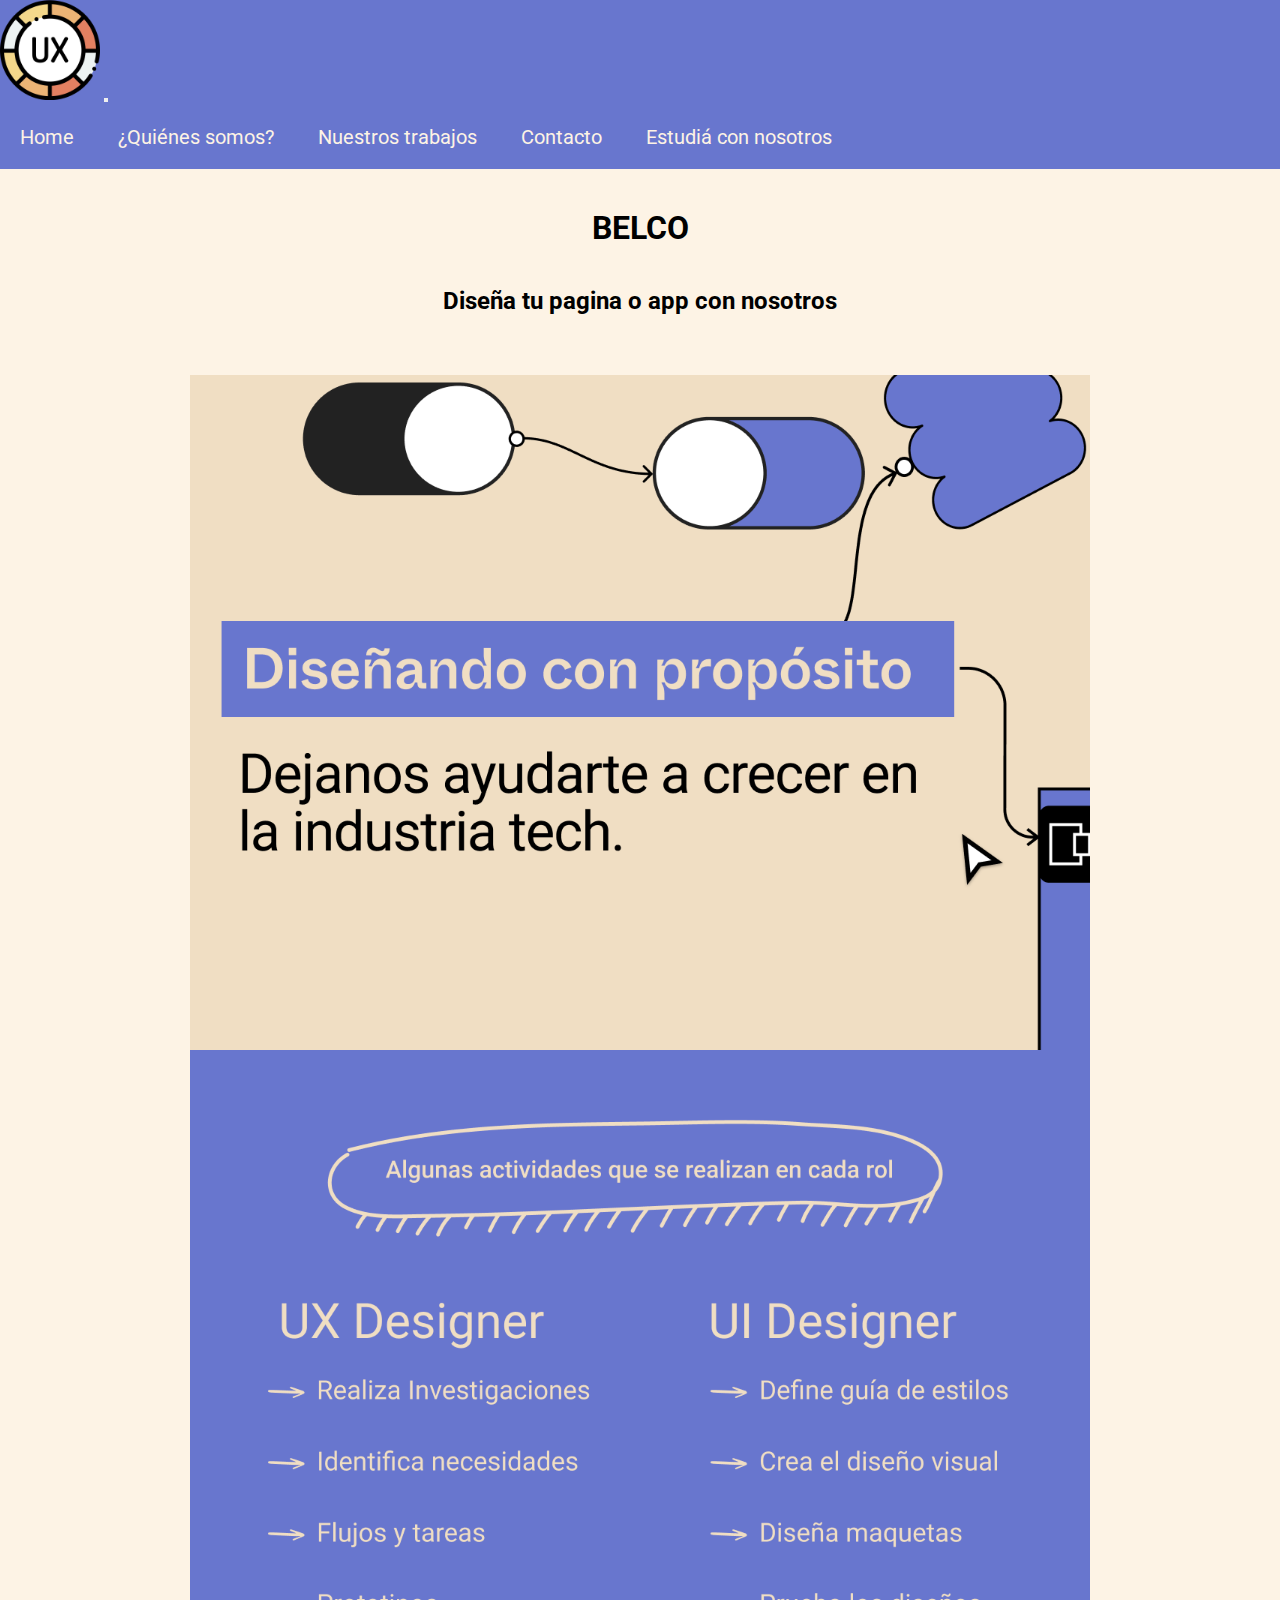
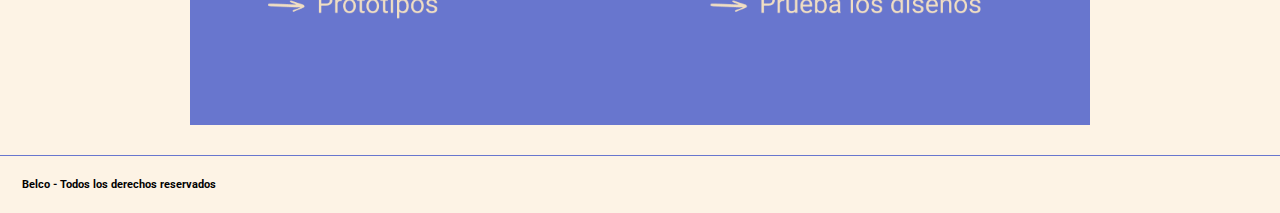
<file: index.html>
<!DOCTYPE html>
<html lang="es">

<head>
    <meta charset="UTF-8">
    <meta name="viewport" content="width=device-width, initial-scale=1.0">
    <meta name="description" content="Presentamos Belco">
    <title>Trabajo practico 2</title>

    <link href="https://cdn.jsdelivr.net/npm/bootstrap@5.3.2/dist/css/bootstrap.min.css" rel="stylesheet"
        integrity="sha384-T3c6CoIi6uLrA9TneNEoa7RxnatzjcDSCmG1MXxSR1GAsXEV/Dwwykc2MPK8M2HN" crossorigin="anonymous">

    <link rel="stylesheet" href="css/estilo.css">

</head>

<body>


    <!-- Navbar BS -->

    <header class="navbar navbar-expand-lg menu bg">
        <div class="container-fluid">
            <a class="navbar-brand" href="#"><img class="logo" src="img/uxUiLogo.png" alt="logo provisorio"></a>
            <button class="navbar-toggler" type="button" data-bs-toggle="collapse" data-bs-target="#navbarNav"
                aria-controls="navbarNav" aria-expanded="false" aria-label="Toggle navigation">
                <span class="navbar-toggler-icon"></span>
            </button>
            <nav class="collapse navbar-collapse" id="navbarNav">
                <ul class="navbar-nav">
                    <li><a href="index.html">Home</a></li>
                    <li><a href="html/quienes somos.html">¿Quiénes somos?</a></li>
                    <li><a href="html/nuestros.html">Nuestros trabajos</a></li>
                    <li><a href="html/contacto.html">Contacto</a></li>
                    <li><a href="html/estudia.html">Estudiá con nosotros</a></li>
                </ul>
            </nav>
        </div>
    </header>

    <main>
        <h1 class= "text-center text-wrap" > BELCO </h1>
        <h2 class= "text-center text-wrap"> Diseña tu pagina o app con nosotros </h2>


        <div class="contenedorImagenes img-fluid">
            <img class="imgCeluCompu" src="img/Portada2.png" alt="Cuadro comparativo entre ux y ui">
            <img class="imgCeluCompu2" src="img/Portada.png" alt="Cuadro comparativo entre ux y ui">

        </div>
    </main>


    <footer>
        <h6 class= "text-start text-wrap"> Belco - Todos los derechos reservados </h6>
    </footer>


    <script src="https://cdn.jsdelivr.net/npm/bootstrap@5.3.2/dist/js/bootstrap.bundle.min.js"
        integrity="sha384-C6RzsynM9kWDrMNeT87bh95OGNyZPhcTNXj1NW7RuBCsyN/o0jlpcV8Qyq46cDfL"
        crossorigin="anonymous"></script>


</body>

</html>
</file>
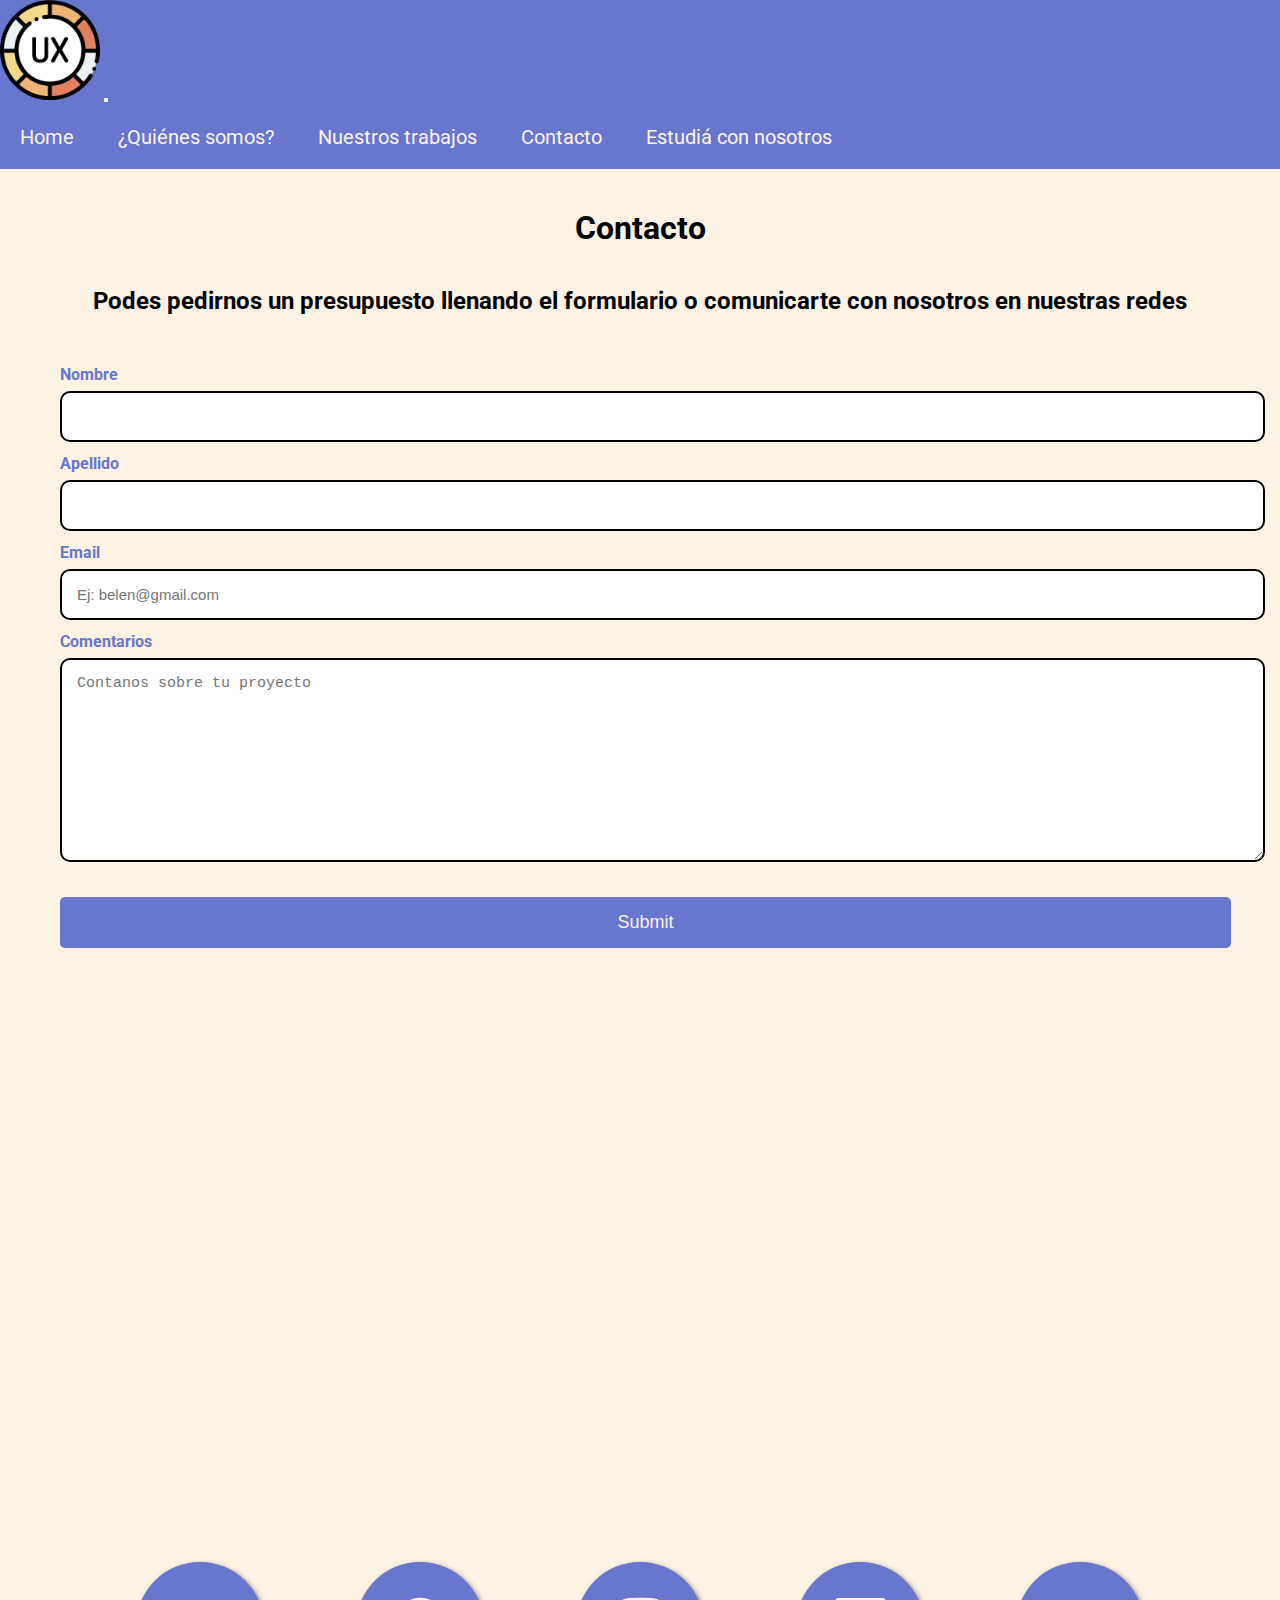
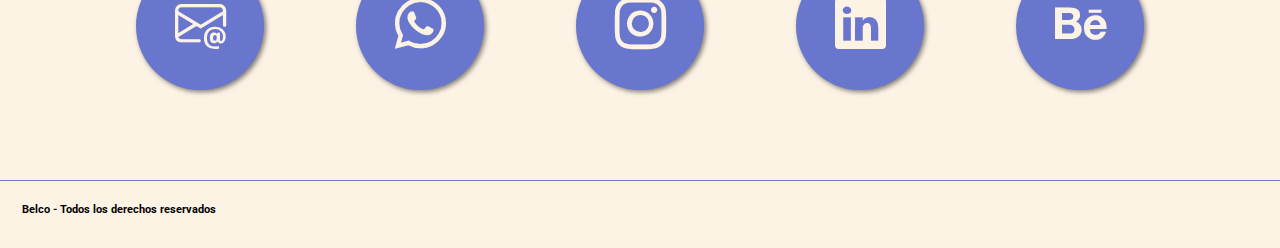
<file: html/contacto.html>
<!DOCTYPE html>
<html lang="es">
<head>
    <meta charset="UTF-8">
    <meta name="viewport" content="width=device-width, initial-scale=1.0">
    <meta name="description" content="Formas de comunicarte con Belco">
    <title>Contacto</title>

    <link href="https://cdn.jsdelivr.net/npm/bootstrap@5.3.2/dist/css/bootstrap.min.css" rel="stylesheet"
    integrity="sha384-T3c6CoIi6uLrA9TneNEoa7RxnatzjcDSCmG1MXxSR1GAsXEV/Dwwykc2MPK8M2HN" crossorigin="anonymous">
    <link rel="stylesheet" href="https://cdn.jsdelivr.net/npm/bootstrap-icons@1.11.2/font/bootstrap-icons.min.css">

    <link rel="stylesheet" href="../css/estilo.css">

</head>
<body>

    <header class="navbar navbar-expand-lg menu bg">
        <div class="container-fluid">
            <a class="navbar-brand" href="#"><img class="logo" src="../img/uxUiLogo.png" alt="logo provisorio"></a>
            <button class="navbar-toggler" type="button" data-bs-toggle="collapse" data-bs-target="#navbarNav"
                aria-controls="navbarNav" aria-expanded="false" aria-label="Toggle navigation">
                <span class="navbar-toggler-icon"></span>
            </button>
            <nav class="collapse navbar-collapse" id="navbarNav">
                <ul class="navbar-nav">
                    <li><a href="../index.html">Home</a></li>
                    <li><a href="quienes somos.html">¿Quiénes somos?</a></li>
                    <li><a href="nuestros.html">Nuestros trabajos</a></li>
                    <li><a href="contacto.html">Contacto</a></li>
                    <li><a href="estudia.html">Estudiá con nosotros</a></li>
                </ul>
            </nav>
        </div>
    </header>

    
        <h1> Contacto </h1>
        <h2> Podes pedirnos un presupuesto llenando el formulario o comunicarte con nosotros en nuestras redes </h2>


        <form class="formulario container">
            <label for="">Nombre</label>
            <input type="text">
    
            <label for="">Apellido</label>
            <input type="text">
    
            <label for="">Email</label>
            <input type="email" placeholder="Ej: belen@gmail.com">
        
            <label for="">Comentarios</label>
            <textarea name="" id="" cols="30" rows="10" placeholder="Contanos sobre tu proyecto"></textarea>
            
            <input class="botonForm" type="submit">
        </form>


        <div class="mapa">
            <iframe src="https://www.google.com/maps/embed?pb=!1m18!1m12!1m3!1d821.5484984321554!2d-58.556032730393476!3d-34.548643298310864!2m3!1f0!2f0!3f0!3m2!1i1024!2i768!4f13.1!3m3!1m2!1s0x95bcb9ffe97636cb%3A0x2bdeedb0a35a771d!2sPac%C3%ADfico%20Rodr%C3%ADguez%205000%2C%20B1653%20Villa%20Ballester%2C%20Provincia%20de%20Buenos%20Aires%2C%20Argentina!5e0!3m2!1ses!2ses!4v1698085009192!5m2!1ses!2ses" width="100%" height="450" style="border:0;" allowfullscreen="" loading="lazy" referrerpolicy="no-referrer-when-downgrade"></iframe>
        </div>


    <div class="buttons">
        <i class="bi bi-envelope-at"></i>
        <i class="bi bi-whatsapp"></i>
        <i class="bi bi-instagram"></i>
        <i class="bi bi-linkedin"></i>
        <i class="bi bi-behance"></i>
    </div>

    <footer>
        <h6 class= "text-start text-wrap"> Belco - Todos los derechos reservados </h6>
    </footer>

    <script src="https://cdn.jsdelivr.net/npm/bootstrap@5.3.2/dist/js/bootstrap.bundle.min.js"
    integrity="sha384-C6RzsynM9kWDrMNeT87bh95OGNyZPhcTNXj1NW7RuBCsyN/o0jlpcV8Qyq46cDfL"
    crossorigin="anonymous"></script>

</body>
</html>
</file>
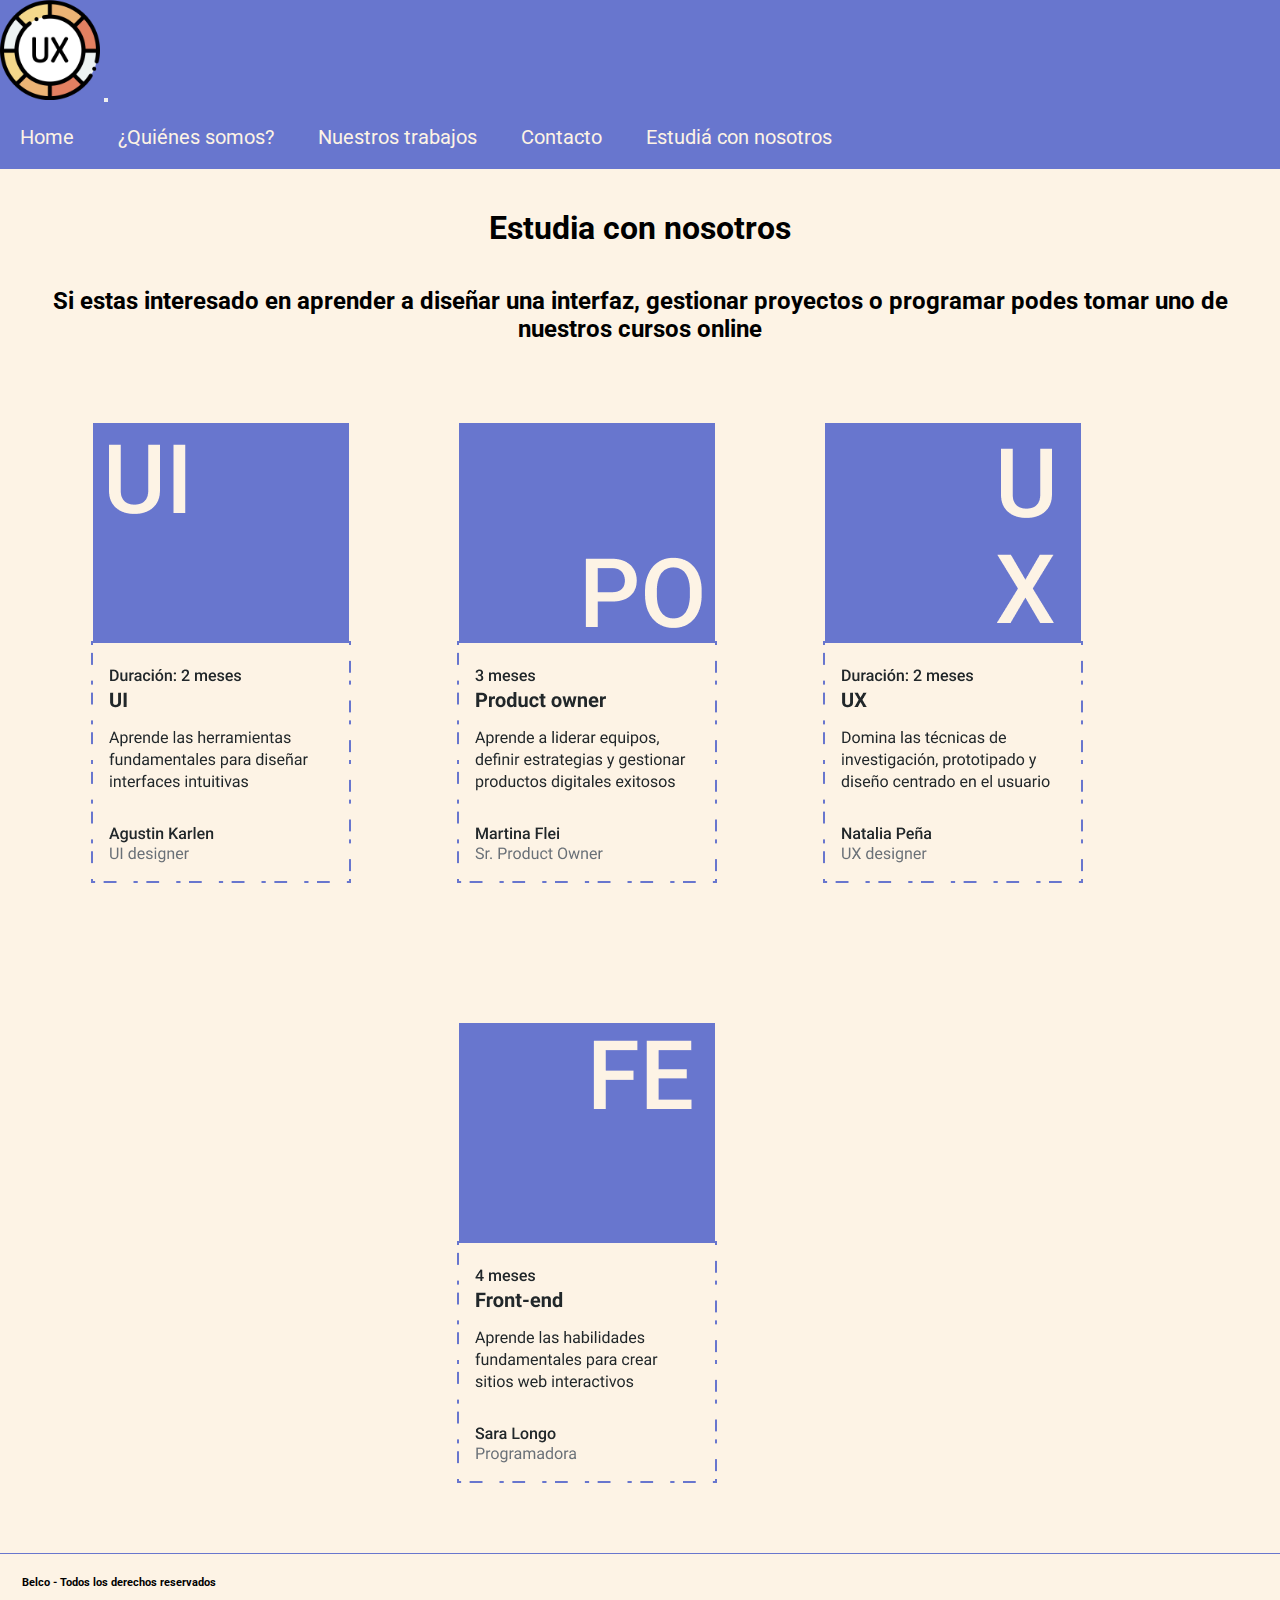
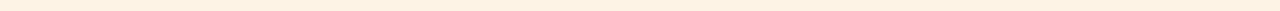
<file: html/estudia.html>
<!DOCTYPE html>
<html lang="es">
<head>
    <meta charset="UTF-8">
    <meta name="viewport" content="width=device-width, initial-scale=1.0">
    <meta name="description" content="Ofrecemos cursos para quienes quieran iniciarse en el mundo del diseño de interfaces">
    <title>Nuestros cursos</title>

    <link href="https://cdn.jsdelivr.net/npm/bootstrap@5.3.2/dist/css/bootstrap.min.css" rel="stylesheet"
    integrity="sha384-T3c6CoIi6uLrA9TneNEoa7RxnatzjcDSCmG1MXxSR1GAsXEV/Dwwykc2MPK8M2HN" crossorigin="anonymous">

    <link rel="stylesheet" href="../css/estilo.css">

</head>
<body>

    <header class="navbar navbar-expand-lg menu bg">
        <div class="container-fluid">
            <a class="navbar-brand" href="#"><img class="logo" src="../img/uxUiLogo.png" alt="logo provisorio"></a>
            <button class="navbar-toggler" type="button" data-bs-toggle="collapse" data-bs-target="#navbarNav"
                aria-controls="navbarNav" aria-expanded="false" aria-label="Toggle navigation">
                <span class="navbar-toggler-icon"></span>
            </button>
            <nav class="collapse navbar-collapse" id="navbarNav">
                <ul class="navbar-nav">
                    <li><a href="../index.html">Home</a></li>
                    <li><a href="quienes somos.html">¿Quiénes somos?</a></li>
                    <li><a href="nuestros.html">Nuestros trabajos</a></li>
                    <li><a href="contacto.html">Contacto</a></li>
                    <li><a href="estudia.html">Estudiá con nosotros</a></li>
                </ul>
            </nav>
        </div>
    </header>

    
        <h1> Estudia con nosotros </h1>
        <h2> Si estas interesado en aprender a diseñar una interfaz, gestionar proyectos o programar podes tomar uno de nuestros cursos online </h2>

        
     <div class="contenedorEstudiaConNosotros">

        <img class="img-fluid" src="../img/cursoUi.png" alt="curso ui">
        <img class="img-fluid" src="../img/cursoPo.png" alt="curso po">
        <img class="img-fluid" src="../img/cursoUx.png" alt="curso ux">
        <img class="img-fluid" src="../img/cursoFe.png" alt="curso fe">


     </div>




    <footer>
        <h6 class= "text-start text-wrap"> Belco - Todos los derechos reservados </h6>
    </footer>

    <script src="https://cdn.jsdelivr.net/npm/bootstrap@5.3.2/dist/js/bootstrap.bundle.min.js"
    integrity="sha384-C6RzsynM9kWDrMNeT87bh95OGNyZPhcTNXj1NW7RuBCsyN/o0jlpcV8Qyq46cDfL"
    crossorigin="anonymous"></script>

</body>
</html>
</file>
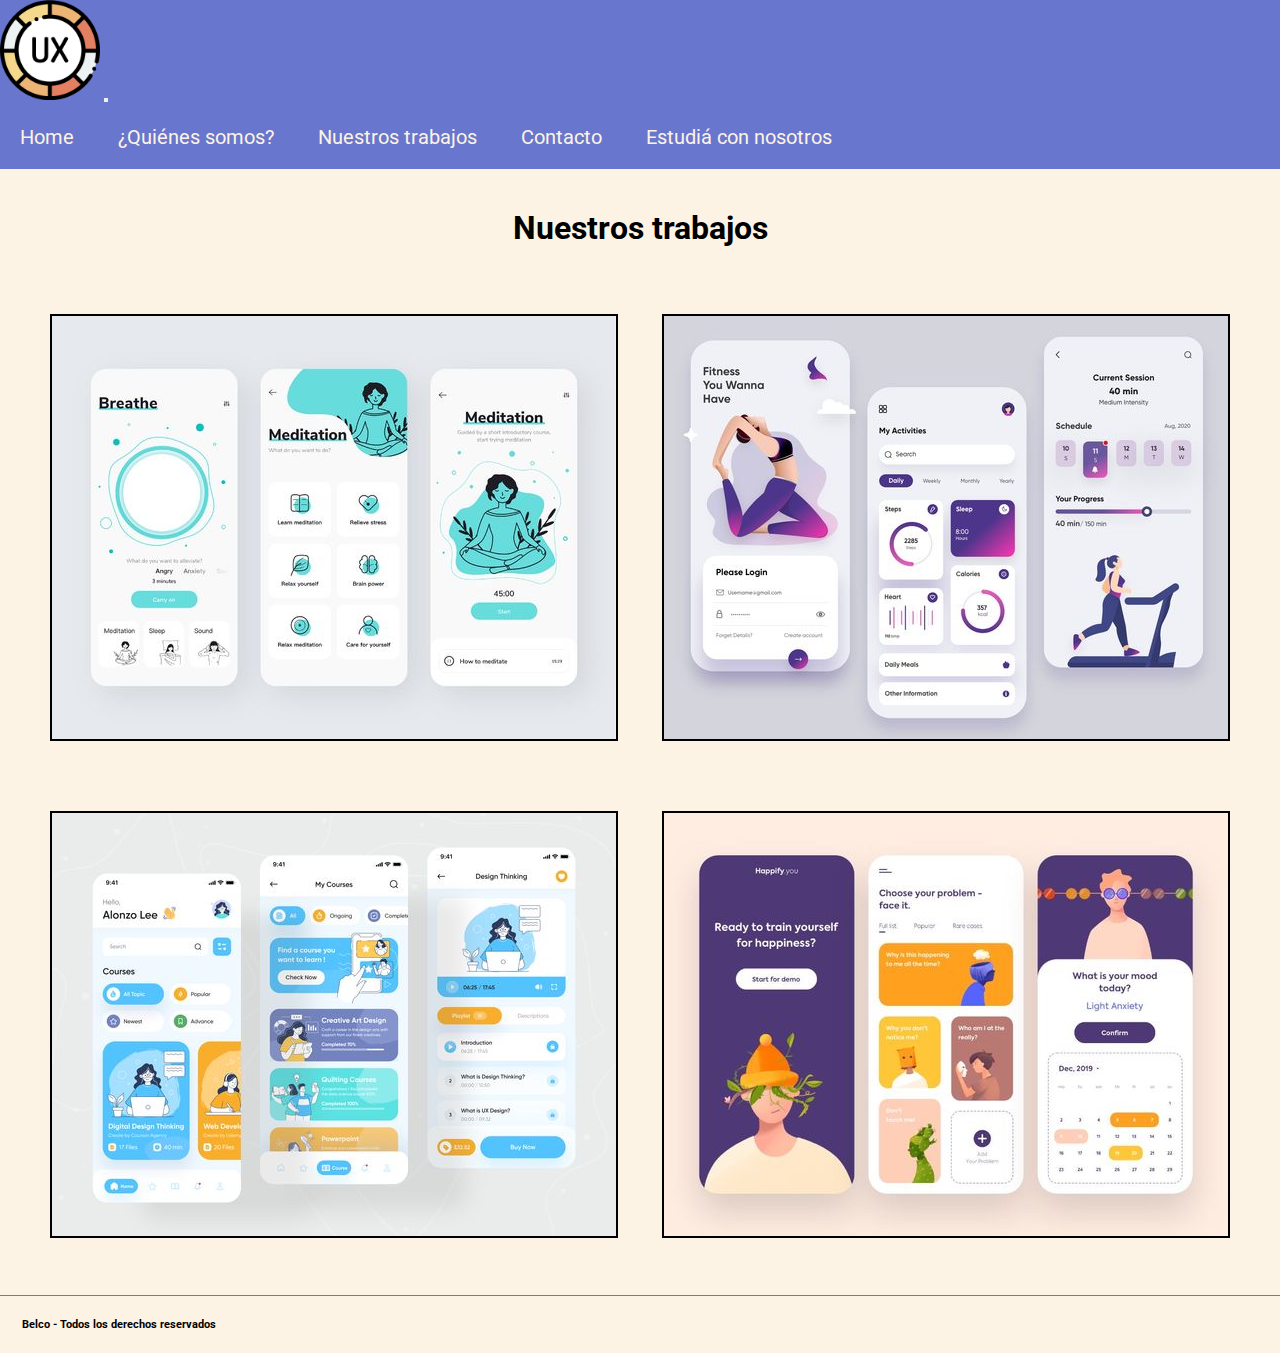
<file: html/nuestros.html>
<!DOCTYPE html>
<html lang="es">
<head>
    <meta charset="UTF-8">
    <meta name="viewport" content="width=device-width, initial-scale=1.0">
    <meta name="description" content="Te mostramos algunos de nuestros trabajos">
    <title>Nuestros trabajos</title>

    <link href="https://cdn.jsdelivr.net/npm/bootstrap@5.3.2/dist/css/bootstrap.min.css" rel="stylesheet"
    integrity="sha384-T3c6CoIi6uLrA9TneNEoa7RxnatzjcDSCmG1MXxSR1GAsXEV/Dwwykc2MPK8M2HN" crossorigin="anonymous">

    <link rel="stylesheet" href="../css/estilo.css">

</head>
<body>

    <header class="navbar navbar-expand-lg menu bg">
        <div class="container-fluid">
            <a class="navbar-brand" href="#"><img class="logo" src="../img/uxUiLogo.png" alt="logo provisorio"></a>
            <button class="navbar-toggler" type="button" data-bs-toggle="collapse" data-bs-target="#navbarNav"
                aria-controls="navbarNav" aria-expanded="false" aria-label="Toggle navigation">
                <span class="navbar-toggler-icon"></span>
            </button>
            <nav class="collapse navbar-collapse" id="navbarNav">
                <ul class="navbar-nav">
                    <li><a href="../index.html">Home</a></li>
                    <li><a href="quienes somos.html">¿Quiénes somos?</a></li>
                    <li><a href="nuestros.html">Nuestros trabajos</a></li>
                    <li><a href="contacto.html">Contacto</a></li>
                    <li><a href="estudia.html">Estudiá con nosotros</a></li>
                </ul>
            </nav>
        </div>
    </header>

    
        <h1> Nuestros trabajos </h1>

        
     <div class="contenedorTrabajos">

        <img class="trabajo1 img-fluid" src="../img/trabajo1.jpg" alt="demostracion de trabajo de ux">

        <img class="trabajo2 img-fluid" src="../img/trabajo2.jpg" alt="demostracion de trabajo de ux">

        <img class="trabajo3 img-fluid" src="../img/trabajo3.jpg" alt="demostracion de trabajo de ux">

        <img class="trabajo4 img-fluid" src="../img/trabajo4.jpg" alt="demostracion de trabajo de ux">
        
     </div>
     
     

    <footer>
        <h6 class= "text-start text-wrap"> Belco - Todos los derechos reservados </h6>
    </footer>


    <script src="https://cdn.jsdelivr.net/npm/bootstrap@5.3.2/dist/js/bootstrap.bundle.min.js"
    integrity="sha384-C6RzsynM9kWDrMNeT87bh95OGNyZPhcTNXj1NW7RuBCsyN/o0jlpcV8Qyq46cDfL"
    crossorigin="anonymous"></script>

</body>
</html>
</file>
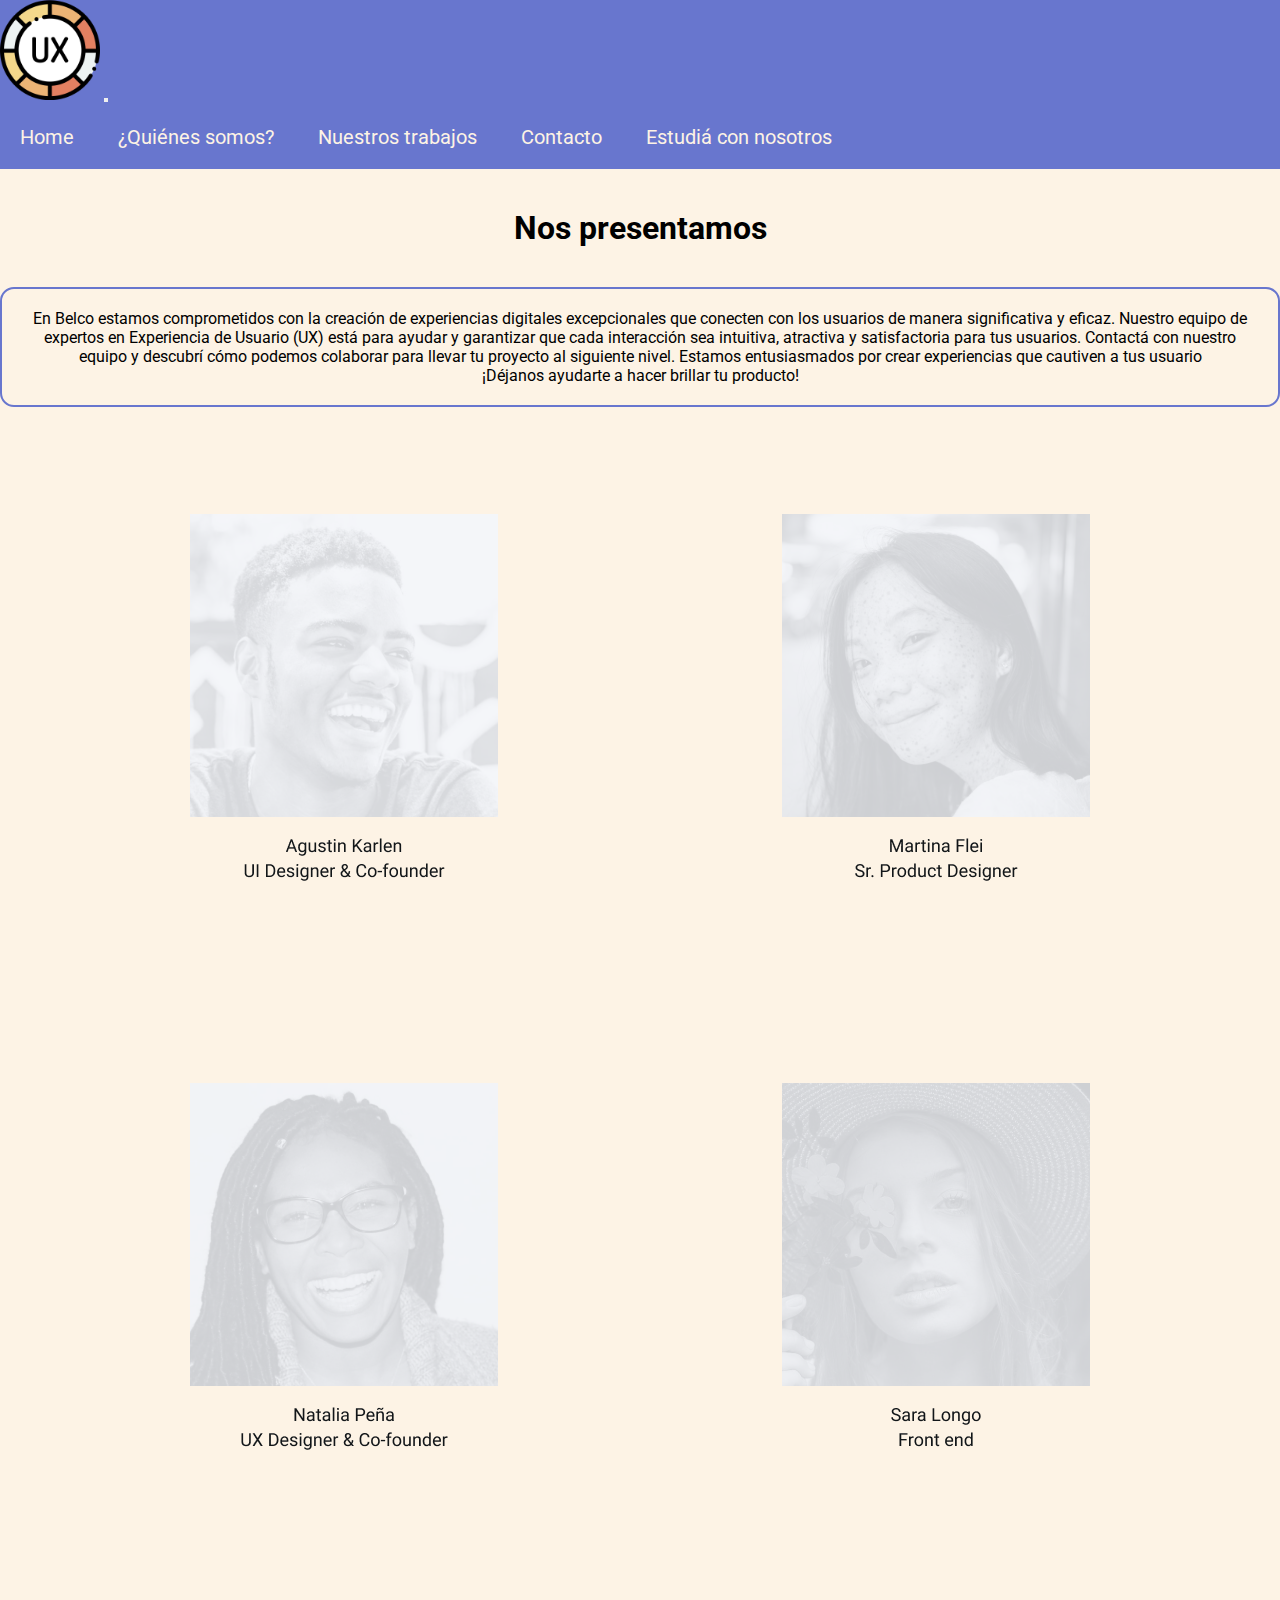
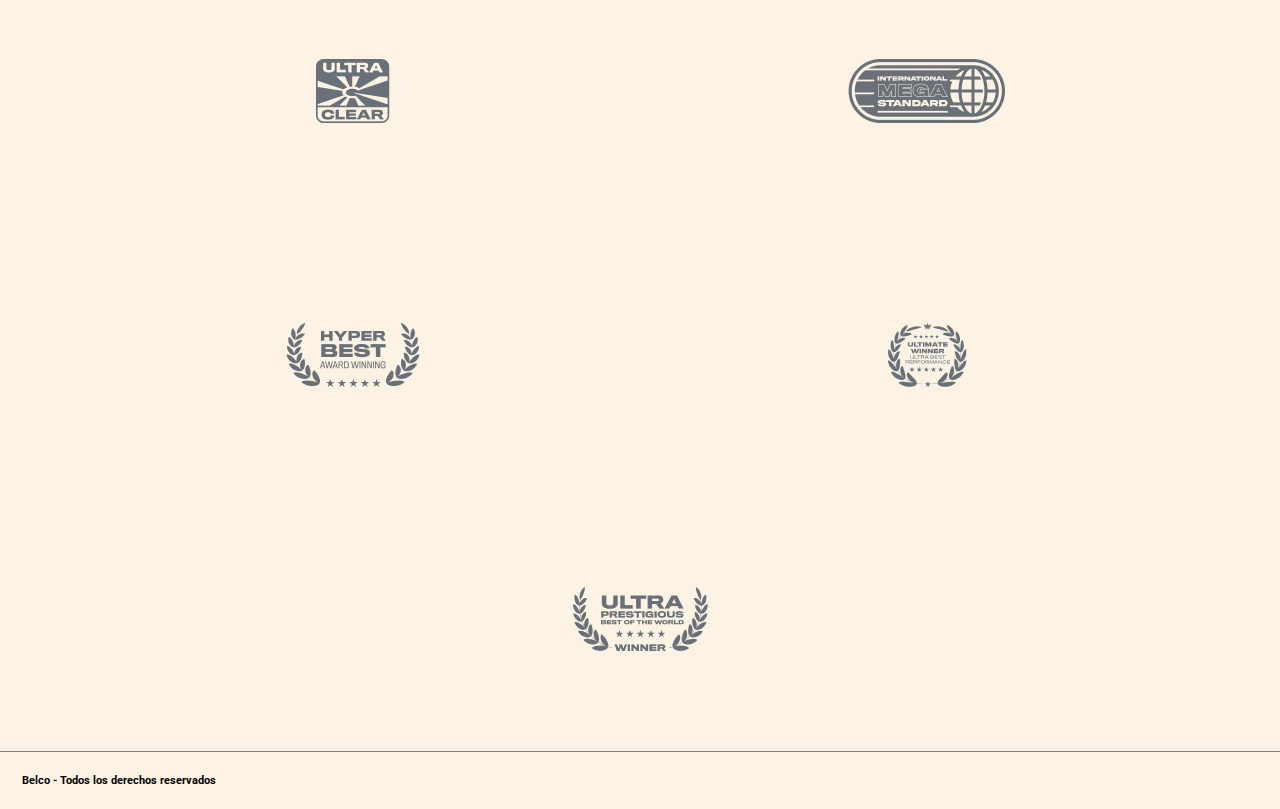
<file: html/quienes somos.html>
<!DOCTYPE html>
<html lang="es">
<head>
    <meta charset="UTF-8">
    <meta name="viewport" content="width=device-width, initial-scale=1.0">
    <meta name="description" content="Te contamos quienes somos y los roles de cada miembro del equipo">
    <title>Nos presentamos</title>
    
    <link href="https://cdn.jsdelivr.net/npm/bootstrap@5.3.2/dist/css/bootstrap.min.css" rel="stylesheet"
    integrity="sha384-T3c6CoIi6uLrA9TneNEoa7RxnatzjcDSCmG1MXxSR1GAsXEV/Dwwykc2MPK8M2HN" crossorigin="anonymous">

    <link rel="stylesheet" href="../css/estilo.css">

</head>
<body>

    <header class="navbar navbar-expand-lg menu bg">
        <div class="container-fluid">
            <a class="navbar-brand" href="#"><img class="logo" src="../img/uxUiLogo.png" alt="logo provisorio"></a>
            <button class="navbar-toggler" type="button" data-bs-toggle="collapse" data-bs-target="#navbarNav"
                aria-controls="navbarNav" aria-expanded="false" aria-label="Toggle navigation">
                <span class="navbar-toggler-icon"></span>
            </button>
            <nav class="collapse navbar-collapse" id="navbarNav">
                <ul class="navbar-nav">
                    <li><a href="../index.html">Home</a></li>
                    <li><a href="quienes somos.html">¿Quiénes somos?</a></li>
                    <li><a href="nuestros.html">Nuestros trabajos</a></li>
                    <li><a href="contacto.html">Contacto</a></li>
                    <li><a href="estudia.html">Estudiá con nosotros</a></li>
                </ul>
            </nav>
        </div>
    </header>

    
        <h1> Nos presentamos </h1>

        <div class="contenedorQS container">
        <p class= "parrafoQS" > En Belco estamos comprometidos con la creación de experiencias digitales excepcionales que conecten con los usuarios de manera significativa y eficaz. Nuestro equipo de expertos en Experiencia de Usuario (UX) está para ayudar y garantizar que cada interacción sea intuitiva, atractiva y satisfactoria para tus usuarios. Contactá con nuestro equipo y descubrí cómo podemos colaborar para llevar tu proyecto al siguiente nivel. Estamos entusiasmados por crear experiencias que cautiven a tus usuario<br>
        ¡Déjanos ayudarte a hacer brillar tu producto!
        </p>
 </div>
        
 <div class="equipo">
        <img class="personas img-fluid" src="../img/equipoAgustin.png" alt="Agustin">
        <img class="personas img-fluid" src="../img/equipoMartina.png" alt="Martina">
        <img class="personas img-fluid" src="../img/equipoNatalia.png" alt="Natalia">
        <img class="personas img-fluid" src="../img/equipoSara.png" alt="Sara">
</div>
 
<div class="todosLosPremios"> 
    <img class="premios img-fluid" src="../img/premio1.png" alt="premios">
        <img class="premios img-fluid" src="../img/premio2.png" alt="premios">
        <img class="premios img-fluid" src="../img/premio3.png" alt="premios">
        <img class="premios img-fluid" src="../img/premio4.png" alt="premios">
        <img class="premios img-fluid" src="../img/premio5.png" alt="premios">
</div>


    <footer>
        <h6 class= "text-start text-wrap"> Belco - Todos los derechos reservados </h6>
    </footer>

    <script src="https://cdn.jsdelivr.net/npm/bootstrap@5.3.2/dist/js/bootstrap.bundle.min.js"
    integrity="sha384-C6RzsynM9kWDrMNeT87bh95OGNyZPhcTNXj1NW7RuBCsyN/o0jlpcV8Qyq46cDfL"
    crossorigin="anonymous"></script>

</body>
</html>
</file>
<file: css/estilo.css>
@import url("https://fonts.googleapis.com/css2?family=Roboto:wght@200&display=swap");
* {
  margin: 0;
  padding: 0;
}

body {
  font-family: "Roboto", sans-serif;
  background-color: #fdf3e5;
}

h1 {
  margin: 40px 20px;
  text-align: center;
}

h2 {
  margin: 10px;
  text-align: center;
}

.logo {
  width: 100px;
}

li {
  list-style: none;
}

.bg {
  background-color: #6876ce !important;
}

a {
  color: #fdf3e5;
  font-size: 20px;
  font-weight: 250px;
  text-decoration: none;
  cursor: pointer;
}

.menu li {
  display: inline-block;
  padding: 20px;
}

footer {
  padding: 22px;
  border-top: #6876ce 1px solid;
}

main h1, main h2 {
  text-align: center;
  margin-top: 40px;
}

.contenedorImagenes {
  display: flex;
  flex-direction: column;
  align-items: center;
}

.imgCeluCompu {
  width: 900px;
  margin-top: 50px;
  height: auto;
  max-width: 100%;
}

.imgCeluCompu2 {
  width: 900px;
  margin-bottom: 30px;
  height: auto;
  max-width: 100%;
}

form {
  margin: 50px 25px 20px 60px;
}

label {
  display: block;
  font-weight: bold;
  margin-bottom: 7px;
  color: #6876ce;
}

input, textarea {
  display: block;
  width: 98%;
  padding: 15px;
  border: 2px solid black;
  border-radius: 10px;
  font-size: 15px;
  margin-bottom: 12px;
}

.botonForm {
  background-color: #6876ce;
  color: #fdf3e5;
  border: none;
  padding: 15px;
  border-radius: 5px;
  font-size: 18px;
  margin-top: 35px;
  cursor: pointer;
}

.mapa {
  margin-top: 70px;
  text-align: center;
}

.contenedorContacto {
  display: flex;
  flex-direction: row;
  flex-wrap: wrap;
  justify-content: space-evenly;
  align-items: center;
}

.buttons {
  min-width: auto;
  display: flex;
  justify-content: space-around;
  margin: 90px;
}
.buttons i {
  text-decoration: none;
  font-size: 4vw;
  width: 10vw;
  height: 10vw;
  line-height: 10vw;
  text-align: center;
  background: #6876ce;
  color: #fdf3e5;
  border-radius: 50%;
  box-shadow: 2px 2px 5px rgba(0, 0, 0, 0.5);
  transition: all 0.4s ease-in-out;
}
.buttons i:hover {
  transform: scale(1.2);
}

/* la idea es asociar links de las redes sociales a los botones */
.contenedorEstudiaConNosotros {
  display: flex;
  flex-direction: row;
  flex-wrap: wrap;
  align-items: center;
  justify-content: center;
}
.contenedorEstudiaConNosotros img {
  margin-top: 70px;
  margin-bottom: 70px;
  cursor: pointer;
}

.contenedorTrabajos {
  display: flex;
  flex-direction: row;
  flex-wrap: wrap;
  justify-content: space-evenly;
  align-items: center;
  padding: 7px;
}
.contenedorTrabajos img {
  margin-top: 20px;
  border: black 2px solid;
  margin-bottom: 50px;
  cursor: pointer;
}

.contenedorQS {
  border: #6876ce 2px solid;
  border-radius: 14px;
  margin: auto;
  padding: 20px;
  display: flex;
  flex-wrap: wrap;
  align-items: center;
}
.contenedorQS p {
  text-align: center;
}

.equipo {
  display: flex;
  flex-direction: row;
  flex-wrap: wrap;
  justify-content: space-evenly;
  align-items: center;
  padding: 7px;
}

.personas {
  margin: 100px 100px 100px 100px;
}

.todosLosPremios {
  display: flex;
  flex-direction: row;
  flex-wrap: wrap;
  justify-content: space-evenly;
  align-items: center;
}

.premios {
  margin: 100px 100px 100px 100px;
}

/*# sourceMappingURL=estilo.css.map */
</file>
